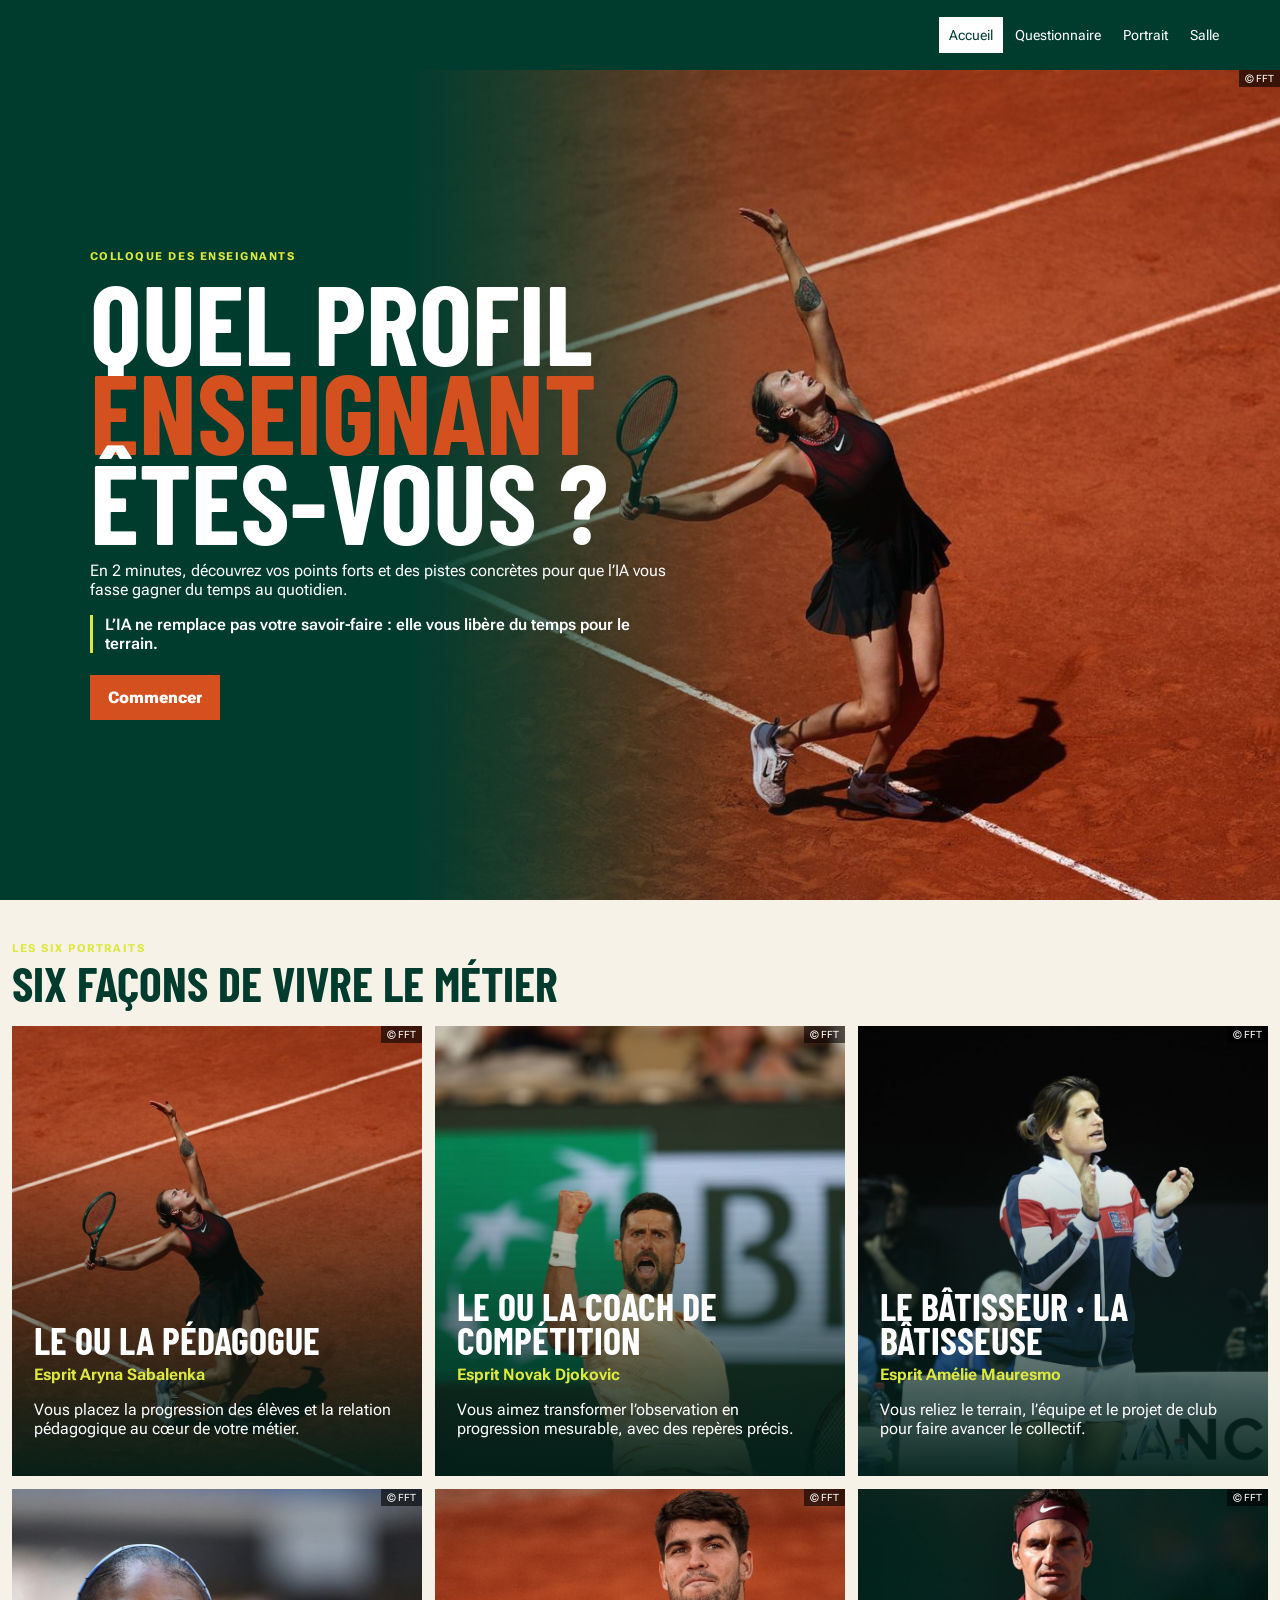
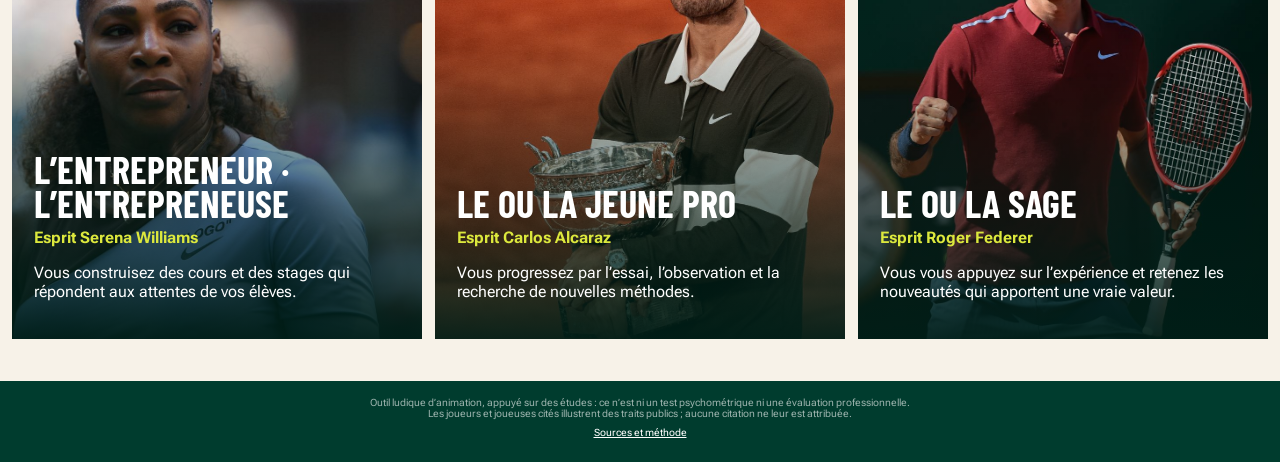
<file: index.html>
<!doctype html>
<html lang="fr">
<head>
  <meta charset="utf-8">
  <meta name="viewport" content="width=device-width, initial-scale=1, viewport-fit=cover">
  <title>Colloque des Enseignants</title>
  <meta name="description" content="Quel profil enseignant êtes-vous ? Un questionnaire ludique pour les enseignantes et enseignants de tennis.">
  <!-- Pas de référencement tant que le site n'est pas validé (CLAUDE.md §6). -->
  <meta name="robots" content="noindex, nofollow">
  <meta name="theme-color" content="#003c2e">
  <!-- Numéro de version, invisible à l'écran. Le même que le ?v= des fichiers ci-dessous :
       il permet de vérifier (clic droit > Afficher le code source) que deux personnes ont la même version. -->
  <meta name="version" content="12">

  <!-- Seul service tiers : Google Fonts. [À VALIDER : héberger les polices sur le site, voir DECISIONS.md] -->
  <link rel="preconnect" href="https://fonts.googleapis.com">
  <link rel="preconnect" href="https://fonts.gstatic.com" crossorigin>
  <link rel="stylesheet" href="https://fonts.googleapis.com/css2?family=Barlow+Condensed:wght@700;800;900&family=Roboto+Flex:wght@400;600;700&display=swap">
  <link rel="stylesheet" href="assets/css/styles.css?v=12">
</head>
<body>
  <a class="skip-link" href="#app">Aller au contenu</a>

  <header class="top">
    <nav class="nav" aria-label="Navigation principale">
      <button type="button" data-nav="home">Accueil</button>
      <button type="button" data-nav="quiz">Questionnaire</button>
      <button type="button" data-nav="result">Portrait</button>
      <button type="button" data-nav="room">Salle</button>
    </nav>
  </header>

  <main id="app" tabindex="-1">
    <noscript><p class="noscript">Ce site nécessite JavaScript pour fonctionner.</p></noscript>
  </main>

  <footer class="footer">
    <p>Outil ludique d’animation, appuyé sur des études : ce n’est ni un test psychométrique ni une évaluation professionnelle.<br>
    Les joueurs et joueuses cités illustrent des traits publics ; aucune citation ne leur est attribuée.</p>
    <p class="footer-links"><a href="#methode">Sources et méthode</a></p>

  </footer>

  <!-- L'ordre compte : données, puis outils, puis pages, puis l'application.
       ?v=12 : numéro de la mise à jour. À augmenter à chaque publication, avec la
       balise meta « version », pour que les navigateurs rechargent tous les fichiers
       (sinon un téléphone peut mélanger ancienne et nouvelle version). -->
  <script src="assets/js/data/referentiel.js?v=12" defer></script>
  <script src="assets/js/data/profiles.js?v=12" defer></script>
  <script src="assets/js/data/questions.js?v=12" defer></script>
  <script src="assets/js/data/indicators.js?v=12" defer></script>
  <script src="assets/js/data/links.js?v=12" defer></script>
  <script src="assets/js/data/credits.js?v=12" defer></script>
  <script src="assets/js/data/methode.js?v=12" defer></script>
  <script src="assets/js/ui/html.js?v=12" defer></script>
  <script src="assets/js/core/scoring.js?v=12" defer></script>
  <script src="assets/js/core/storage.js?v=12" defer></script>
  <script src="assets/js/core/router.js?v=12" defer></script>
  <script src="assets/js/ui/views/home.js?v=12" defer></script>
  <script src="assets/js/ui/views/quiz.js?v=12" defer></script>
  <script src="assets/js/ui/views/result.js?v=12" defer></script>
  <script src="assets/js/ui/views/room.js?v=12" defer></script>
  <script src="assets/js/ui/views/methode.js?v=12" defer></script>
  <script src="assets/js/app.js?v=12" defer></script>
</body>
</html>
</file>
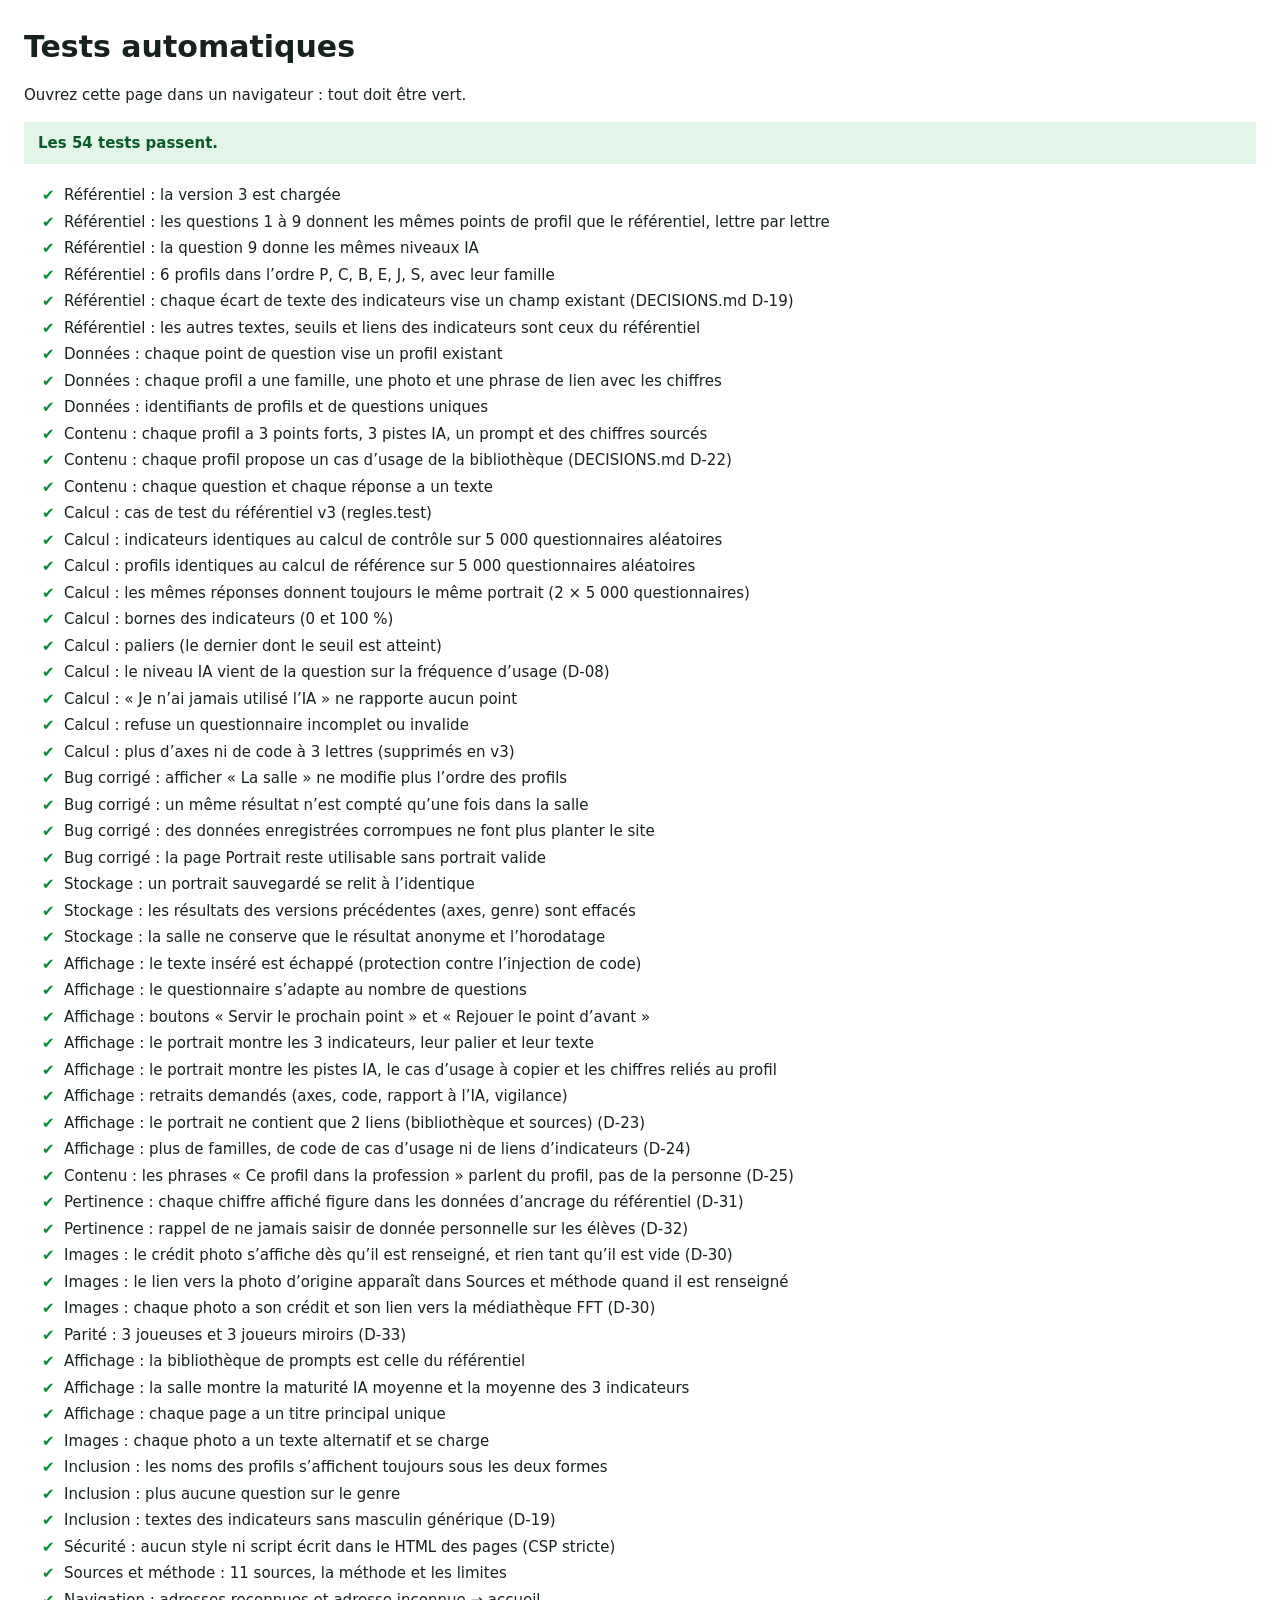
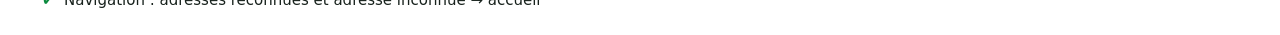
<file: tests/index.html>
<!doctype html>
<html lang="fr">
<head>
  <meta charset="utf-8">
  <meta name="viewport" content="width=device-width, initial-scale=1">
  <title>Tests — Colloque des Enseignants</title>
  <style>
    body { font: 15px/1.5 system-ui, sans-serif; margin: 24px; color: #18221d; }
    h1 { margin: 0 0 4px; }
    #summary { font-weight: 700; margin: 12px 0 20px; padding: 10px 14px; }
    #summary.ok { background: #e3f4e8; color: #0b5b2a; }
    #summary.ko { background: #fde8e4; color: #8a1f0a; }
    li { margin: 4px 0; }
    .pass::marker { content: '✔  '; color: #0b8a3e; }
    .fail::marker { content: '✘  '; color: #c0260b; }
    .fail { color: #8a1f0a; }
    pre { margin: 4px 0 0; white-space: pre-wrap; font-size: 13px; }
  </style>
</head>
<body>
  <h1>Tests automatiques</h1>
  <p>Ouvrez cette page dans un navigateur : tout doit être vert.</p>
  <div id="summary">Tests en cours…</div>
  <ol id="results"></ol>

  <script src="../assets/js/data/referentiel.js"></script>
  <script src="../assets/js/data/profiles.js"></script>
  <script src="../assets/js/data/questions.js"></script>
  <script src="../assets/js/data/indicators.js"></script>
  <script src="../assets/js/data/links.js"></script>
  <script src="../assets/js/data/credits.js"></script>
  <script src="../assets/js/data/methode.js"></script>
  <script src="../assets/js/ui/html.js"></script>
  <script src="../assets/js/core/scoring.js"></script>
  <script src="../assets/js/core/storage.js"></script>
  <script src="../assets/js/core/router.js"></script>
  <script src="../assets/js/ui/views/home.js"></script>
  <script src="../assets/js/ui/views/quiz.js"></script>
  <script src="../assets/js/ui/views/result.js"></script>
  <script src="../assets/js/ui/views/room.js"></script>
  <script src="../assets/js/ui/views/methode.js"></script>

  <script src="runner.js"></script>
  <script src="legacy-scoring.js"></script>
  <script src="app.test.js"></script>
</body>
</html>
</file>
<file: assets/css/styles.css>
/* ==========================================================================
   Colloque des Enseignants — styles
   Mobile d'abord ; la mise en page « grand écran » est en fin de fichier.
   ========================================================================== */

/* ---------- Couleurs et polices ---------- */
:root {
  --color-green: #003c2e;
  --color-green-dark: #001e17;
  --color-orange: #d4511f;
  --color-cream: #f7f2e8;
  --color-ink: #18221d;
  --color-ball: #dce83d;
  --color-line: #d8ddd8;
  --color-muted: #66736c;
  --color-track: #dce1dc;

  --font-display: 'Barlow Condensed', 'Arial Narrow', Arial, sans-serif;
  --font-body: 'Roboto Flex', Arial, sans-serif;

  --header-height: 58px;
}

/* ---------- Base ---------- */
*,
*::before,
*::after { box-sizing: border-box; }

html { background: var(--color-cream); }

body {
  margin: 0;
  color: var(--color-ink);
  font: 16px var(--font-body);
}

button { font: inherit; cursor: pointer; }
button:disabled { cursor: default; }

h1, h2, h3 {
  font-family: var(--font-display);
  text-transform: uppercase;
}

img { max-width: 100%; }

/* Focus visible au clavier, invisible à la souris */
:focus-visible {
  outline: 3px solid var(--color-orange);
  outline-offset: 2px;
}
[tabindex="-1"]:focus { outline: none; }

.skip-link {
  position: absolute;
  left: 8px;
  top: -60px;
  z-index: 30;
  padding: 10px 14px;
  background: #fff;
  color: var(--color-green);
  font-weight: 700;
}
.skip-link:focus { top: 8px; }

/* ---------- En-tête et navigation ---------- */
.top {
  position: sticky;
  top: 0;
  z-index: 20;
  height: var(--header-height);
  padding: 0 14px;
  display: flex;
  align-items: center;
  justify-content: flex-end;
  background: var(--color-green);
  color: #fff;
}

.nav { display: flex; gap: 2px; }

.nav button {
  border: 0;
  background: transparent;
  color: #fff;
  padding: 8px 6px;
  font-size: 12px;
}

.nav button[aria-current="page"] {
  background: #fff;
  color: var(--color-green);
}

/* ---------- Éléments communs ---------- */
.kicker {
  color: var(--color-ball);
  font-size: 11px;
  font-weight: 900;
  letter-spacing: .14em;
  text-transform: uppercase;
}

.btn {
  border: 0;
  background: var(--color-orange);
  color: #fff;
  padding: 13px 18px;
  font-weight: 900;
}
.btn:disabled { opacity: .35; }

.btn.back {
  background: #fff;
  color: var(--color-green);
  border: 1px solid var(--color-line);
}

.track {
  display: block;
  height: 12px;
  background: var(--color-track);
}
.track i {
  display: block;
  height: 100%;
  background: var(--color-orange);
}

.page {
  min-height: calc(100svh - var(--header-height));
  background: var(--color-cream);
  padding: 8px;
}

/* ---------- Accueil ---------- */
.hero {
  min-height: calc(100svh - var(--header-height));
  display: flex;
  align-items: flex-end;
  background:
    linear-gradient(#003c2e33, #003c2ee8),
    url('../img/profils/passeur.jpg') 45% 38% / cover;
  color: #fff;
}
.hero-copy { padding: 32px 16px 44px; }

.hero h1 {
  font-size: 64px;
  line-height: .8;
  margin: 14px 0;
}
.hero h1 span { color: var(--color-orange); }

.hero-note {
  margin: 0 0 22px;
  padding-left: 12px;
  border-left: 3px solid var(--color-ball);
  font-weight: 600;
}

.section { padding: 42px 12px; }

.section h2 {
  font-size: 48px;
  line-height: .86;
  color: var(--color-green);
  margin: 8px 0 22px;
}

.grid { display: grid; gap: 13px; }

.story {
  position: relative;
  height: 450px;
  overflow: hidden;
  background: var(--color-green);
  color: #fff;
}

.story img {
  display: block;
  width: 100%;
  height: 100%;
  object-fit: cover;
  object-position: 50% 25%;
}

.story::after {
  content: '';
  position: absolute;
  inset: 0;
  background: linear-gradient(transparent 25%, #001e17f2);
}

.story-copy {
  position: absolute;
  z-index: 2;
  bottom: 0;
  padding: 22px;
}

/* Crédit photo : discret, en haut à droite de la photo */
.photo-credit {
  position: absolute;
  z-index: 3;
  top: 0;
  right: 0;
  padding: 3px 6px;
  background: #0009;
  color: #fff;
  font-size: 10px;
}
.cover-figure { position: relative; margin: 0; }
.hero { position: relative; }

.story h3 { font-size: 38px; line-height: .9; margin: 8px 0; }
.story b { color: var(--color-ball); }
/* ---------- Questionnaire ---------- */
.quiz {
  min-height: calc(100svh - var(--header-height) - 16px);
  display: flex;
  flex-direction: column;
  background: #fff;
  padding: 14px 12px;
}

.meta {
  display: flex;
  justify-content: space-between;
  font-size: 10px;
  font-weight: 900;
  color: var(--color-muted);
  text-transform: uppercase;
}

.progress { height: 5px; background: #e3e7e3; margin: 8px 0 12px; }
.progress i { display: block; height: 100%; background: var(--color-orange); }

.question {
  font: 900 clamp(26px, 8vw, 38px) / .92 var(--font-display);
  text-transform: uppercase;
  color: var(--color-green);
  margin: 0 0 10px;
}

.answers { display: grid; gap: 6px; flex: 1; }

.answer {
  min-height: 48px;
  display: flex;
  align-items: center;
  gap: 10px;
  padding: 7px 10px;
  border: 1px solid var(--color-line);
  background: #fff;
  color: inherit;
  text-align: left;
  font-size: 14px;
  line-height: 1.15;
}
.answer.sel {
  border: 2px solid var(--color-orange);
  background: #fff7f2;
}

/* Balle de tennis dessinée en CSS */
.ball {
  position: relative;
  flex: none;
  width: 28px;
  height: 28px;
  overflow: hidden;
  border-radius: 50%;
  background: var(--color-ball);
}
.ball::before,
.ball::after {
  content: '';
  position: absolute;
  width: 75%;
  height: 75%;
  border: 2px solid #fff;
  border-top-color: transparent;
  border-bottom-color: transparent;
  border-radius: 50%;
}
.ball::before { left: -58%; }
.ball::after { right: -58%; }

.qnav {
  display: grid;
  grid-template-columns: 1fr 1fr;
  gap: 7px;
  margin-top: 8px;
}
.qnav .btn { padding: 10px 6px; font-size: 12px; }

/* ---------- Portrait ---------- */
.mag { background: #fff; }

.cover-img {
  display: block;
  width: 100%;
  height: 54svh;
  min-height: 340px;
  object-fit: cover;
  object-position: 50% 25%;
  background: var(--color-green);
}
.cover-copy {
  padding: 20px 15px;
  background: var(--color-green);
  color: #fff;
}

/* Taille adaptée à l'écran : « L'Entrepreneur » doit tenir sur un téléphone. */
.cover h1 {
  font-size: clamp(40px, 13.5vw, 58px);
  line-height: .78;
  margin: 18px 0;
  overflow-wrap: break-word;
}

.deck {
  font: 800 22px / 1.22 var(--font-display);
  color: var(--color-green);
}
.cover .deck { color: #fff; }

.tag {
  display: inline-block;
  margin-right: 5px;
  padding: 6px 9px;
  background: var(--color-orange);
  font-weight: 900;
}

.article { padding: 25px 13px; }

.summary {
  padding: 16px;
  background: var(--color-cream);
  border-left: 5px solid var(--color-orange);
}

/* Vos 3 indicateurs (référentiel v3) */
.indicators { margin: 22px 0 0; }
.indicators > .kicker { color: var(--color-orange); margin-bottom: 4px; }
.indicator { padding: 14px 0; border-bottom: 1px solid var(--color-line); }
.indicator:last-child { border-bottom: 0; }
.indicator-head { display: flex; justify-content: space-between; align-items: baseline; gap: 12px; }
.indicator h3 {
  margin: 0;
  font: 700 16px var(--font-body);
  text-transform: none;
  color: var(--color-ink);
}
.indicator-value {
  flex: none;
  font: 900 26px / 1 var(--font-display);
  color: var(--color-green);
}
.indicator .track { margin: 8px 0 10px; }
.indicator p { margin: 0 0 6px; }
.indicator .text-link { color: var(--color-green); }

.analysis { display: grid; gap: 12px; margin-top: 22px; }

.panel { padding: 17px; background: var(--color-cream); }
.panel h2 { font-size: 28px; color: var(--color-green); margin: 0 0 8px; }
.panel.action { background: var(--color-green); color: #fff; }
.panel.action h2 { color: var(--color-ball); }

.chips { display: flex; flex-wrap: wrap; gap: 7px; }
.chips span {
  padding: 7px 9px;
  background: #fff;
  border: 1px solid var(--color-line);
  font-size: 12px;
}

.prompt { font-weight: 700; color: var(--color-ball); font-size: 18px; }

.panel-note { font-size: 13px; opacity: .8; margin-bottom: 0; }

.btn-light { background: #fff; color: var(--color-green); }
.copy-status { margin-left: 10px; font-weight: 700; color: var(--color-ball); }

/* 3 pistes IA */
.pistes {
  display: grid;
  gap: 10px;
  margin: 0;
  padding: 0;
  list-style: none;
}
.piste {
  display: flex;
  gap: 12px;
  padding: 14px;
  background: #fff;
}
.piste h3 {
  margin: 2px 0 6px;
  font-size: 22px;
  line-height: 1;
  color: var(--color-green);
}
.piste p { margin: 0; font-size: 14px; }
.piste-num {
  flex: none;
  width: 32px;
  height: 32px;
  display: grid;
  place-items: center;
  border-radius: 50%;
  background: var(--color-orange);
  color: #fff;
  font: 900 18px var(--font-display);
}

/* Repères chiffrés */
.stats {
  display: grid;
  gap: 10px;
  margin: 0;
  padding: 0;
  list-style: none;
}
.stat {
  display: flex;
  flex-direction: column;
  gap: 4px;
  padding: 14px;
  background: #fff;
  border-top: 4px solid var(--color-orange);
}
.stat-value {
  font: 900 40px / 1 var(--font-display);
  color: var(--color-green);
}
.stat-quote .stat-label { font-style: italic; font-weight: 600; }
.stats-intro { font-weight: 600; margin-top: 0; }

.text-link { color: inherit; font-weight: 700; text-underline-offset: 3px; }
.panel.action .text-link { display: inline-block; margin-top: 10px; color: var(--color-ball); }

/* ---------- Sources et méthode ---------- */
.methode h2 { font-size: 30px; color: var(--color-green); margin: 28px 0 10px; }
.methode li { margin: 6px 0; }
.methode h3 { font: 700 16px var(--font-body); text-transform: none; color: var(--color-ink); margin: 18px 0 6px; }
.sources { padding-left: 18px; font-size: 14px; }
.source-meta { color: var(--color-muted); }
.methode .btn { margin-top: 20px; }

/* ---------- La salle ---------- */
.room { padding: 24px 13px; background: #fff; }
.room h1 { font-size: 58px; color: var(--color-green); margin: 0; }
.room .kicker { color: var(--color-orange); }
.room h2 { font-size: 30px; color: var(--color-green); margin: 26px 0 6px; }

.row {
  display: grid;
  grid-template-columns: minmax(120px, 38%) 1fr 42px;
  gap: 7px;
  align-items: center;
  margin: 11px 0;
  font-size: 12px;
}

/* ---------- Pied de page ---------- */
.footer {
  padding: 16px;
  background: var(--color-green);
  color: #ffffff99;
  text-align: center;
  font-size: 10px;
}
.footer p { margin: 0 0 8px; }
.footer-links { display: flex; flex-wrap: wrap; justify-content: center; gap: 6px 16px; }
.footer a { color: #fff; }

.noscript { padding: 24px; }

/* ---------- Grand écran ---------- */
@media (min-width: 760px) {
  :root { --header-height: 70px; }

  .top { padding: 0 4vw; }
  .nav button { font-size: 14px; padding: 10px; }

  /* Grand écran : le texte reste sur le fond vert à gauche, la photo occupe la
     droite de l'écran pour que le joueur ne soit pas masqué par le dégradé. */
  .hero {
    position: relative;
    isolation: isolate;
    min-height: calc(100vh - var(--header-height));
    align-items: center;
    background: var(--color-green);
  }
  .hero::before {
    content: '';
    position: absolute;
    inset: 0 0 0 32%;
    z-index: -2;
    background: url('../img/profils/passeur.jpg') 45% 30% / cover;
  }
  .hero::after {
    content: '';
    position: absolute;
    inset: 0;
    z-index: -1;
    background: linear-gradient(90deg, var(--color-green) 0 32%, #003c2ecc 40%, #003c2e33 58%, transparent 75%);
  }  .hero-copy { padding: 7vw; max-width: 760px; }
  .hero h1 { font-size: 112px; }

  .grid { grid-template-columns: repeat(3, 1fr); }

  .page { padding: 4vw; }
  .quiz, .mag, .room { max-width: 1050px; margin: auto; }
  .quiz { min-height: auto; padding: 42px; }
  .answers { grid-template-columns: 1fr 1fr; }

  .cover {
    display: grid;
    grid-template-columns: .9fr 1.1fr;
    background: var(--color-green);
  }
  .cover-img { height: 680px; }
  .cover-copy {
    display: flex;
    flex-direction: column;
    justify-content: center;
    padding: 45px;
  }

  .article { padding: 38px; }
  .analysis { grid-template-columns: 1fr 1fr; }
  .panel.action,
  .panel.wide { grid-column: 1 / -1; }
  .pistes { grid-template-columns: repeat(3, 1fr); }
  .stats { grid-template-columns: repeat(auto-fit, minmax(200px, 1fr)); }
}
</file>
